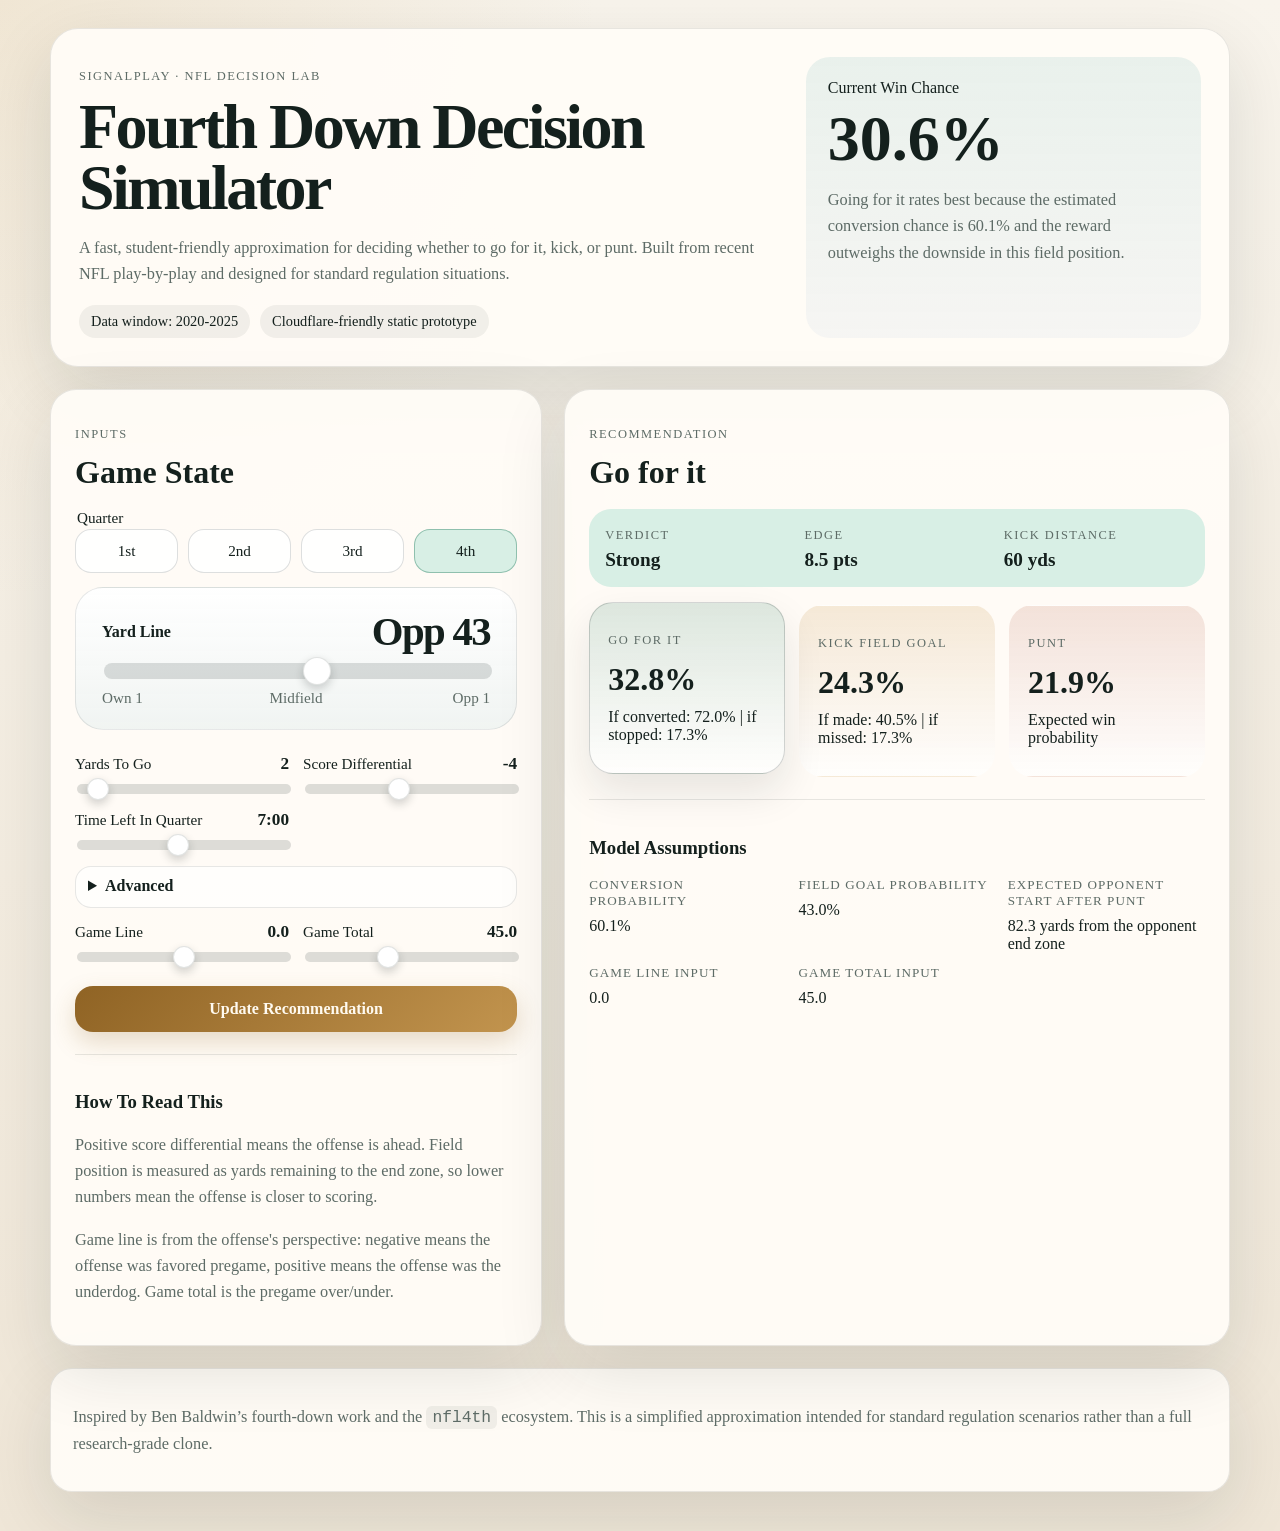
<file: public/fourth-down-simulator/index.html>
<!doctype html>
<html lang="en">
  <head>
    <meta charset="utf-8" />
    <meta name="viewport" content="width=device-width, initial-scale=1" />
    <title>Fourth Down Decision Simulator | SignalPlay</title>
    <link rel="stylesheet" href="./src/web/styles.css?v=20260501a" />
  </head>
  <body>
    <main class="page-shell">
      <section class="hero">
        <div class="hero-copy">
          <p class="eyebrow">SignalPlay · NFL Decision Lab</p>
          <h1>Fourth Down Decision Simulator</h1>
          <p class="hero-text">
            A fast, student-friendly approximation for deciding whether to go for it,
            kick, or punt. Built from recent NFL play-by-play and designed for
            standard regulation situations.
          </p>
          <div class="hero-notes">
            <span>Data window: 2020-2025</span>
            <span>Cloudflare-friendly static prototype</span>
          </div>
        </div>
        <aside class="hero-side">
          <div class="hero-stat">
            <span class="hero-stat-label">Current Win Chance</span>
            <strong id="current-wp">--</strong>
          </div>
          <p class="hero-side-text" id="headline-explainer">
            Loading baseline model artifacts...
          </p>
        </aside>
      </section>

      <section class="layout-grid">
        <section class="panel form-panel">
          <div class="panel-header">
            <p class="panel-kicker">Inputs</p>
            <h2>Game State</h2>
          </div>

          <form id="simulator-form" class="sim-form">
            <fieldset class="quarter-group">
              <legend>Quarter</legend>
              <label class="radio-chip">
                <input type="radio" name="quarter" value="1" />
                <span>1st</span>
              </label>
              <label class="radio-chip">
                <input type="radio" name="quarter" value="2" />
                <span>2nd</span>
              </label>
              <label class="radio-chip">
                <input type="radio" name="quarter" value="3" />
                <span>3rd</span>
              </label>
              <label class="radio-chip">
                <input type="radio" name="quarter" value="4" checked />
                <span>4th</span>
              </label>
            </fieldset>

            <label class="slider-field field-position-field">
              <div class="slider-meta">
                <span>Yard Line</span>
                <strong data-output-for="yardline100">Opp 43</strong>
              </div>
              <input
                class="is-reversed"
                type="range"
                name="yardline100"
                min="1"
                max="95"
                value="43"
              />
              <div class="slider-landmarks">
                <span>Own 1</span>
                <span>Midfield</span>
                <span>Opp 1</span>
              </div>
            </label>

            <label class="slider-field">
              <div class="slider-meta">
                <span>Yards To Go</span>
                <strong data-output-for="ydstogo">2</strong>
              </div>
              <input type="range" name="ydstogo" min="1" max="20" value="2" />
            </label>

            <label class="slider-field">
              <div class="slider-meta">
                <span>Score Differential</span>
                <strong data-output-for="scoreDiff">-4</strong>
              </div>
              <input
                type="range"
                name="scoreDiff"
                min="-30"
                max="30"
                value="-4"
              />
            </label>

            <label class="slider-field">
              <div class="slider-meta">
                <span>Time Left In Quarter</span>
                <strong data-output-for="quarterSeconds">7:00</strong>
              </div>
              <input
                type="range"
                name="quarterSeconds"
                min="0"
                max="900"
                step="5"
                value="420"
              />
            </label>

            <details class="advanced-controls">
              <summary>Advanced</summary>
              <div class="timeout-grid">
                <fieldset class="timeout-group">
                  <legend>Offense Timeouts</legend>
                  <label class="radio-chip">
                    <input type="radio" name="offenseTimeouts" value="0" />
                    <span>0</span>
                  </label>
                  <label class="radio-chip">
                    <input type="radio" name="offenseTimeouts" value="1" />
                    <span>1</span>
                  </label>
                  <label class="radio-chip">
                    <input type="radio" name="offenseTimeouts" value="2" />
                    <span>2</span>
                  </label>
                  <label class="radio-chip">
                    <input type="radio" name="offenseTimeouts" value="3" checked />
                    <span>3</span>
                  </label>
                </fieldset>

                <fieldset class="timeout-group">
                  <legend>Defense Timeouts</legend>
                  <label class="radio-chip">
                    <input type="radio" name="defenseTimeouts" value="0" />
                    <span>0</span>
                  </label>
                  <label class="radio-chip">
                    <input type="radio" name="defenseTimeouts" value="1" />
                    <span>1</span>
                  </label>
                  <label class="radio-chip">
                    <input type="radio" name="defenseTimeouts" value="2" />
                    <span>2</span>
                  </label>
                  <label class="radio-chip">
                    <input type="radio" name="defenseTimeouts" value="3" checked />
                    <span>3</span>
                  </label>
                </fieldset>
              </div>
            </details>

            <label class="slider-field">
              <div class="slider-meta">
                <span>Game Line</span>
                <strong data-output-for="posteamSpread">0.0</strong>
              </div>
              <input
                type="range"
                name="posteamSpread"
                min="-21"
                max="21"
                step="0.5"
                value="0"
              />
            </label>

            <label class="slider-field">
              <div class="slider-meta">
                <span>Game Total</span>
                <strong data-output-for="totalLine">45.0</strong>
              </div>
              <input
                type="range"
                name="totalLine"
                min="30"
                max="70"
                step="0.5"
                value="45"
              />
            </label>

            <button type="submit" class="primary-button">Update Recommendation</button>
          </form>

          <div class="field-guide">
            <h3>How To Read This</h3>
            <p>
              Positive score differential means the offense is ahead. Field position is
              measured as yards remaining to the end zone, so lower numbers mean the
              offense is closer to scoring.
            </p>
            <p>
              Game line is from the offense's perspective: negative means the offense was
              favored pregame, positive means the offense was the underdog. Game total is
              the pregame over/under.
            </p>
          </div>
        </section>

        <section class="panel results-panel">
          <div class="panel-header">
            <p class="panel-kicker">Recommendation</p>
            <h2 id="recommendation-title">Choose an option</h2>
          </div>

          <div class="summary-band" id="summary-band">
            <div>
              <span class="summary-label">Verdict</span>
              <strong id="confidence-label">--</strong>
            </div>
            <div>
              <span class="summary-label">Edge</span>
              <strong id="edge-label">--</strong>
            </div>
            <div>
              <span class="summary-label">Kick Distance</span>
              <strong id="kick-distance">--</strong>
            </div>
          </div>

          <div class="result-cards" id="result-cards">
            <article class="result-card result-card-go">
              <p class="result-label">Go For It</p>
              <strong id="go-wp">--</strong>
              <span id="go-note">Expected win probability</span>
            </article>
            <article class="result-card result-card-fg">
              <p class="result-label">Kick Field Goal</p>
              <strong id="fg-wp">--</strong>
              <span id="fg-note">Expected win probability</span>
            </article>
            <article class="result-card result-card-punt">
              <p class="result-label">Punt</p>
              <strong id="punt-wp">--</strong>
              <span id="punt-note">Expected win probability</span>
            </article>
          </div>

          <div class="assumptions">
            <h3>Model Assumptions</h3>
            <dl>
              <div>
                <dt>Conversion Probability</dt>
                <dd id="conversion-prob">--</dd>
              </div>
              <div>
                <dt>Field Goal Probability</dt>
                <dd id="fg-prob">--</dd>
              </div>
              <div>
                <dt>Expected Opponent Start After Punt</dt>
                <dd id="punt-start">--</dd>
              </div>
              <div>
                <dt>Game Line Input</dt>
                <dd id="posteam-spread">--</dd>
              </div>
              <div>
                <dt>Game Total Input</dt>
                <dd id="total-line">--</dd>
              </div>
            </dl>
          </div>
        </section>
      </section>

      <section class="footer-note">
        <p>
          Inspired by Ben Baldwin’s fourth-down work and the <code>nfl4th</code>
          ecosystem. This is a simplified approximation intended for standard
          regulation scenarios rather than a full research-grade clone.
        </p>
      </section>
    </main>

    <script type="module" src="./src/web/app.mjs?v=20260501f"></script>
  </body>
</html>
</file>
<file: public/fourth-down-simulator/src/web/styles.css>
:root {
  --paper: #f6f1e8;
  --ink: #14201d;
  --muted: #5d6b66;
  --panel: rgba(255, 252, 247, 0.94);
  --line: rgba(20, 32, 29, 0.1);
  --shadow: 0 24px 70px rgba(20, 32, 29, 0.12);
  --green: #2a7f62;
  --green-soft: #d8efe5;
  --amber: #bb7d22;
  --amber-soft: #f5e4c3;
  --brick: #af5036;
  --brick-soft: #f2d7cf;
}

* {
  box-sizing: border-box;
}

body {
  margin: 0;
  font-family: Georgia, "Times New Roman", serif;
  color: var(--ink);
  background:
    radial-gradient(circle at top left, rgba(204, 167, 103, 0.18), transparent 30%),
    linear-gradient(180deg, #f8f4ec 0%, #efe6d7 100%);
  min-height: 100vh;
}

.page-shell {
  width: min(1180px, calc(100vw - 32px));
  margin: 0 auto;
  padding: 28px 0 40px;
}

.hero,
.panel,
.footer-note {
  background: var(--panel);
  border: 1px solid var(--line);
  box-shadow: var(--shadow);
}

.hero {
  display: grid;
  grid-template-columns: 1.6fr 0.9fr;
  gap: 24px;
  border-radius: 28px;
  padding: 28px;
  overflow: hidden;
}

.hero-copy h1 {
  font-size: clamp(2.3rem, 5vw, 4.4rem);
  line-height: 0.95;
  margin: 0 0 14px;
  letter-spacing: -0.04em;
}

.eyebrow,
.panel-kicker,
.summary-label,
.result-label {
  text-transform: uppercase;
  letter-spacing: 0.12em;
  font-size: 0.78rem;
  color: var(--muted);
}

.hero-text,
.hero-side-text,
.field-guide p,
.footer-note p {
  font-size: 1.02rem;
  line-height: 1.6;
  color: var(--muted);
}

.hero-notes {
  display: flex;
  flex-wrap: wrap;
  gap: 10px;
  margin-top: 18px;
}

.hero-notes span {
  display: inline-flex;
  padding: 8px 12px;
  border-radius: 999px;
  background: rgba(20, 32, 29, 0.06);
  font-size: 0.9rem;
}

.hero-side {
  align-self: stretch;
  border-radius: 24px;
  padding: 22px;
  background:
    linear-gradient(180deg, rgba(42, 127, 98, 0.1), rgba(20, 32, 29, 0.04)),
    rgba(255, 255, 255, 0.62);
}

.hero-stat strong {
  display: block;
  font-size: clamp(2.4rem, 6vw, 4rem);
  line-height: 1;
  margin-top: 10px;
}

.layout-grid {
  display: grid;
  grid-template-columns: 0.85fr 1.15fr;
  gap: 22px;
  margin-top: 22px;
}

.panel {
  border-radius: 26px;
  padding: 24px;
}

.panel-header h2 {
  margin: 0;
  font-size: 2rem;
}

.sim-form {
  display: grid;
  grid-template-columns: 1fr 1fr;
  gap: 14px;
  margin-top: 18px;
}

.quarter-group {
  grid-column: 1 / -1;
  display: grid;
  grid-template-columns: repeat(4, minmax(0, 1fr));
  gap: 10px;
  margin: 0;
  padding: 0;
  border: 0;
}

.quarter-group legend {
  width: 100%;
  margin-bottom: 2px;
  font-size: 0.95rem;
}

.radio-chip {
  position: relative;
}

.radio-chip input {
  position: absolute;
  opacity: 0;
  pointer-events: none;
}

.radio-chip span {
  display: flex;
  align-items: center;
  justify-content: center;
  width: 100%;
  padding: 12px 14px;
  border-radius: 16px;
  border: 1px solid rgba(20, 32, 29, 0.14);
  background: rgba(255, 255, 255, 0.9);
  font: inherit;
  cursor: pointer;
}

.radio-chip input:checked + span {
  background: var(--green-soft);
  border-color: rgba(42, 127, 98, 0.42);
}

.advanced-controls {
  grid-column: 1 / -1;
  border: 1px solid rgba(20, 32, 29, 0.1);
  border-radius: 16px;
  padding: 10px 12px 12px;
  background: rgba(255, 255, 255, 0.62);
}

.advanced-controls summary {
  cursor: pointer;
  font-weight: 700;
  color: var(--ink);
}

.timeout-grid {
  display: grid;
  grid-template-columns: 1fr 1fr;
  gap: 12px;
  margin-top: 12px;
}

.timeout-group {
  display: grid;
  grid-template-columns: repeat(4, minmax(0, 1fr));
  gap: 8px;
  margin: 0;
  padding: 0;
  border: 0;
}

.timeout-group legend {
  grid-column: 1 / -1;
  font-size: 0.85rem;
  color: var(--muted);
}

.timeout-group .radio-chip span {
  min-height: 38px;
  padding: 8px;
}

.sim-form label {
  display: flex;
  flex-direction: column;
  gap: 8px;
  font-size: 0.95rem;
}

.slider-field {
  gap: 10px;
}

.slider-field input[type="range"] {
  height: 14px;
  background: linear-gradient(
    90deg,
    #136779 0%,
    #136779 var(--fill-percent, 50%),
    rgba(20, 32, 29, 0.12) var(--fill-percent, 50%),
    rgba(20, 32, 29, 0.12) 100%
  );
}

.field-position-field {
  grid-column: 1 / -1;
  padding: 24px 26px 22px;
  margin-bottom: 10px;
  border-radius: 28px;
  background: linear-gradient(180deg, rgba(255, 255, 255, 0.94), rgba(239, 243, 241, 0.9));
  border: 1px solid rgba(20, 32, 29, 0.1);
  box-shadow: inset 0 1px 0 rgba(255, 255, 255, 0.8);
}

.field-position-field .slider-meta {
  align-items: center;
}

.field-position-field .slider-meta span {
  font-size: 1rem;
  font-weight: 700;
}

.field-position-field .slider-meta strong {
  font-size: clamp(1.65rem, 3.2vw, 2.55rem);
  line-height: 1;
  letter-spacing: -0.04em;
}

.slider-landmarks {
  display: grid;
  grid-template-columns: repeat(3, 1fr);
  gap: 12px;
  color: var(--muted);
  font-size: 0.95rem;
}

.slider-landmarks span:nth-child(2) {
  text-align: center;
}

.slider-landmarks span:last-child {
  text-align: right;
}

.slider-meta {
  display: flex;
  align-items: baseline;
  justify-content: space-between;
  gap: 12px;
}

.slider-meta strong {
  font-size: 1.08rem;
}

.sim-form input,
.sim-form select {
  width: 100%;
  padding: 12px 14px;
  border-radius: 16px;
  border: 1px solid rgba(20, 32, 29, 0.14);
  background: rgba(255, 255, 255, 0.9);
  font: inherit;
  color: var(--ink);
}

.sim-form input[type="range"] {
  padding: 0;
  appearance: none;
  height: 10px;
  border: 0;
  border-radius: 999px;
  background: rgba(20, 32, 29, 0.14);
}

.sim-form input[type="range"]::-webkit-slider-thumb {
  appearance: none;
  width: 22px;
  height: 22px;
  border-radius: 50%;
  background: #ffffff;
  border: 1px solid rgba(20, 32, 29, 0.12);
  box-shadow: 0 4px 10px rgba(20, 32, 29, 0.2);
}

.sim-form input[type="range"]::-moz-range-thumb {
  width: 22px;
  height: 22px;
  border-radius: 50%;
  background: #ffffff;
  border: 1px solid rgba(20, 32, 29, 0.12);
  box-shadow: 0 4px 10px rgba(20, 32, 29, 0.2);
}

.sim-form input[type="range"]::-moz-range-track {
  height: 10px;
  border-radius: 999px;
  background: rgba(20, 32, 29, 0.14);
}

.field-position-field input[type="range"] {
  height: 16px;
}

.field-position-field input[type="range"]::-webkit-slider-thumb {
  width: 28px;
  height: 28px;
  background: #ffffff;
  border: 1px solid rgba(20, 32, 29, 0.12);
}

.field-position-field input[type="range"]::-moz-range-thumb {
  width: 28px;
  height: 28px;
  background: #ffffff;
  border: 1px solid rgba(20, 32, 29, 0.12);
}

.sim-form input[type="range"].is-reversed {
  direction: rtl;
}

.primary-button {
  grid-column: 1 / -1;
  margin-top: 8px;
  padding: 14px 18px;
  border-radius: 18px;
  border: 0;
  background: linear-gradient(135deg, #8f6324, #c2944e);
  color: #fffaf0;
  font: inherit;
  font-weight: 700;
  cursor: pointer;
  box-shadow: 0 10px 24px rgba(143, 99, 36, 0.22);
}

.field-guide {
  margin-top: 22px;
  padding-top: 18px;
  border-top: 1px solid var(--line);
}

.summary-band {
  display: grid;
  grid-template-columns: repeat(3, 1fr);
  gap: 14px;
  margin-top: 18px;
  padding: 16px;
  border-radius: 22px;
  background: rgba(20, 32, 29, 0.05);
}

.summary-band strong {
  display: block;
  margin-top: 6px;
  font-size: 1.2rem;
}

.summary-band[data-recommendation="go"] {
  background: var(--green-soft);
}

.summary-band[data-recommendation="fieldGoal"] {
  background: var(--amber-soft);
}

.summary-band[data-recommendation="punt"] {
  background: var(--brick-soft);
}

.result-cards {
  display: grid;
  grid-template-columns: repeat(3, 1fr);
  gap: 14px;
  margin-top: 18px;
}

.result-card {
  border-radius: 24px;
  padding: 18px;
  min-height: 172px;
  border: 1px solid transparent;
  background: rgba(255, 255, 255, 0.74);
  transition: transform 180ms ease, border-color 180ms ease, box-shadow 180ms ease;
}

.result-card strong {
  display: block;
  font-size: 2rem;
  margin: 10px 0;
}

.result-card-go {
  background: linear-gradient(180deg, rgba(42, 127, 98, 0.16), rgba(255, 255, 255, 0.72));
}

.result-card-fg {
  background: linear-gradient(180deg, rgba(187, 125, 34, 0.15), rgba(255, 255, 255, 0.72));
}

.result-card-punt {
  background: linear-gradient(180deg, rgba(175, 80, 54, 0.15), rgba(255, 255, 255, 0.72));
}

.result-card-active {
  transform: translateY(-3px);
  border-color: rgba(20, 32, 29, 0.18);
  box-shadow: 0 18px 40px rgba(20, 32, 29, 0.1);
}

.assumptions {
  margin-top: 22px;
  padding-top: 18px;
  border-top: 1px solid var(--line);
}

.assumptions dl {
  display: grid;
  grid-template-columns: repeat(3, 1fr);
  gap: 12px;
  margin: 0;
}

.assumptions dt {
  font-size: 0.82rem;
  text-transform: uppercase;
  letter-spacing: 0.08em;
  color: var(--muted);
}

.assumptions dd {
  margin: 8px 0 0;
  font-size: 1rem;
}

.footer-note {
  margin-top: 22px;
  border-radius: 22px;
  padding: 18px 22px;
}

code {
  font-family: "SFMono-Regular", Consolas, monospace;
  background: rgba(20, 32, 29, 0.06);
  padding: 2px 6px;
  border-radius: 6px;
}

@media (max-width: 920px) {
  .hero,
  .layout-grid,
  .result-cards,
  .assumptions dl,
  .summary-band {
    grid-template-columns: 1fr;
  }

  .sim-form {
    grid-template-columns: 1fr;
  }

  .quarter-group {
    display: grid;
    grid-template-columns: repeat(2, 1fr);
  }

  .timeout-grid {
    grid-template-columns: 1fr;
  }
}
</file>
